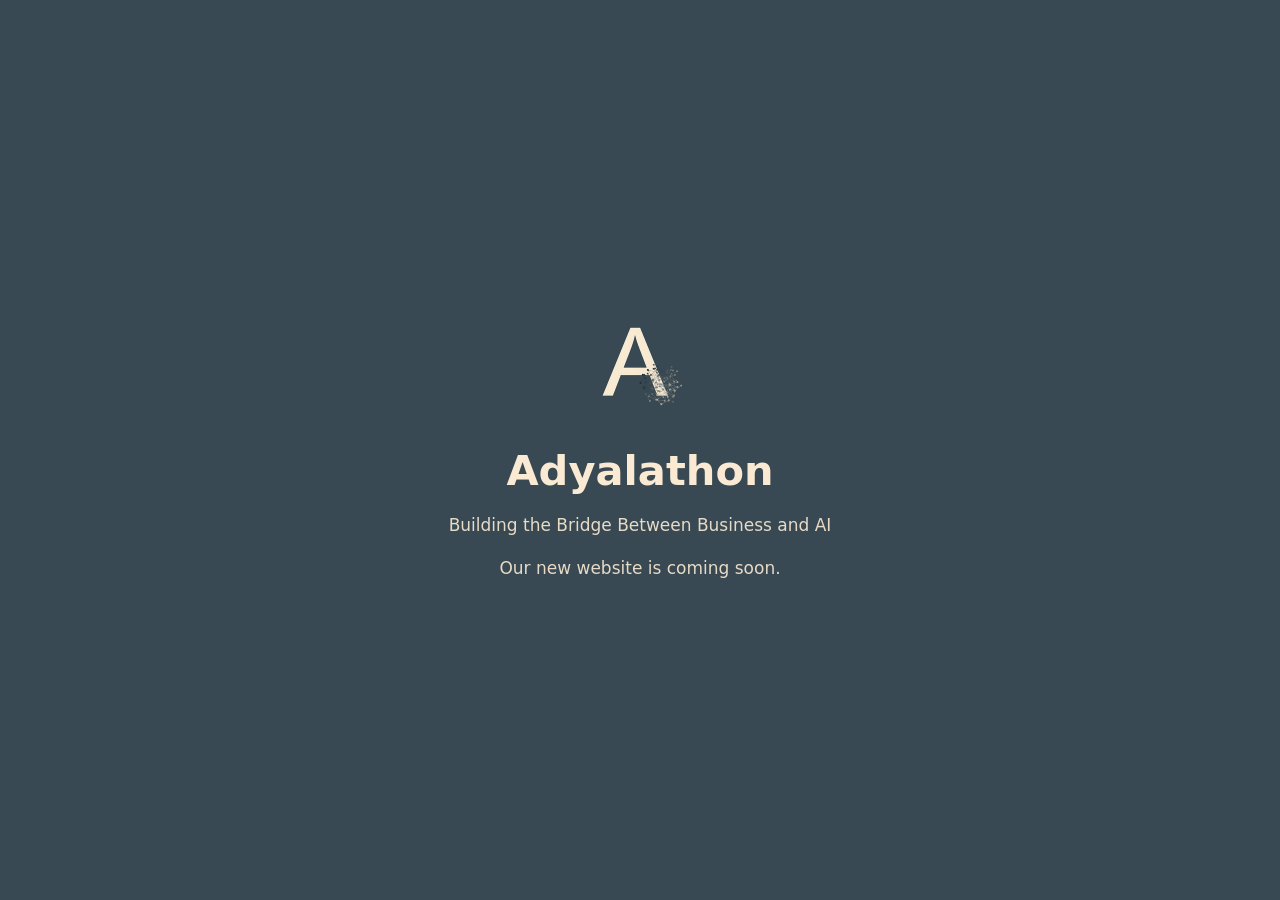
<file: index.html>
<!doctype html>
<html lang="en">
<head>
  <meta charset="utf-8">
  <meta name="viewport" content="width=device-width, initial-scale=1">
  <title>Adyalathon | Coming soon</title>
  <meta name="description" content="Adyalathon: Building the Bridge Between Business and AI. Our new site is coming soon.">
  <link rel="icon" href="assets/img/favicon.ico" sizes="any">
  <link rel="stylesheet" href="assets/css/style.css">
  <script src="assets/js/site.js"></script>
</head>
<body>
  <main id="main" class="page-head" style="min-height:100vh;display:grid;place-items:center;text-align:center">
    <div class="wrap">
      <img src="assets/img/logo-192.png" alt="Adyalathon" width="96" height="96" style="margin:0 auto 1.5rem;border-radius:16px">
      <h1>Adyalathon</h1>
      <p style="margin:0 auto 1rem">Building the Bridge Between Business and AI</p>
      <p style="margin:0 auto">Our new website is coming soon.</p>
    </div>
  </main>
</body>
</html>
</file>
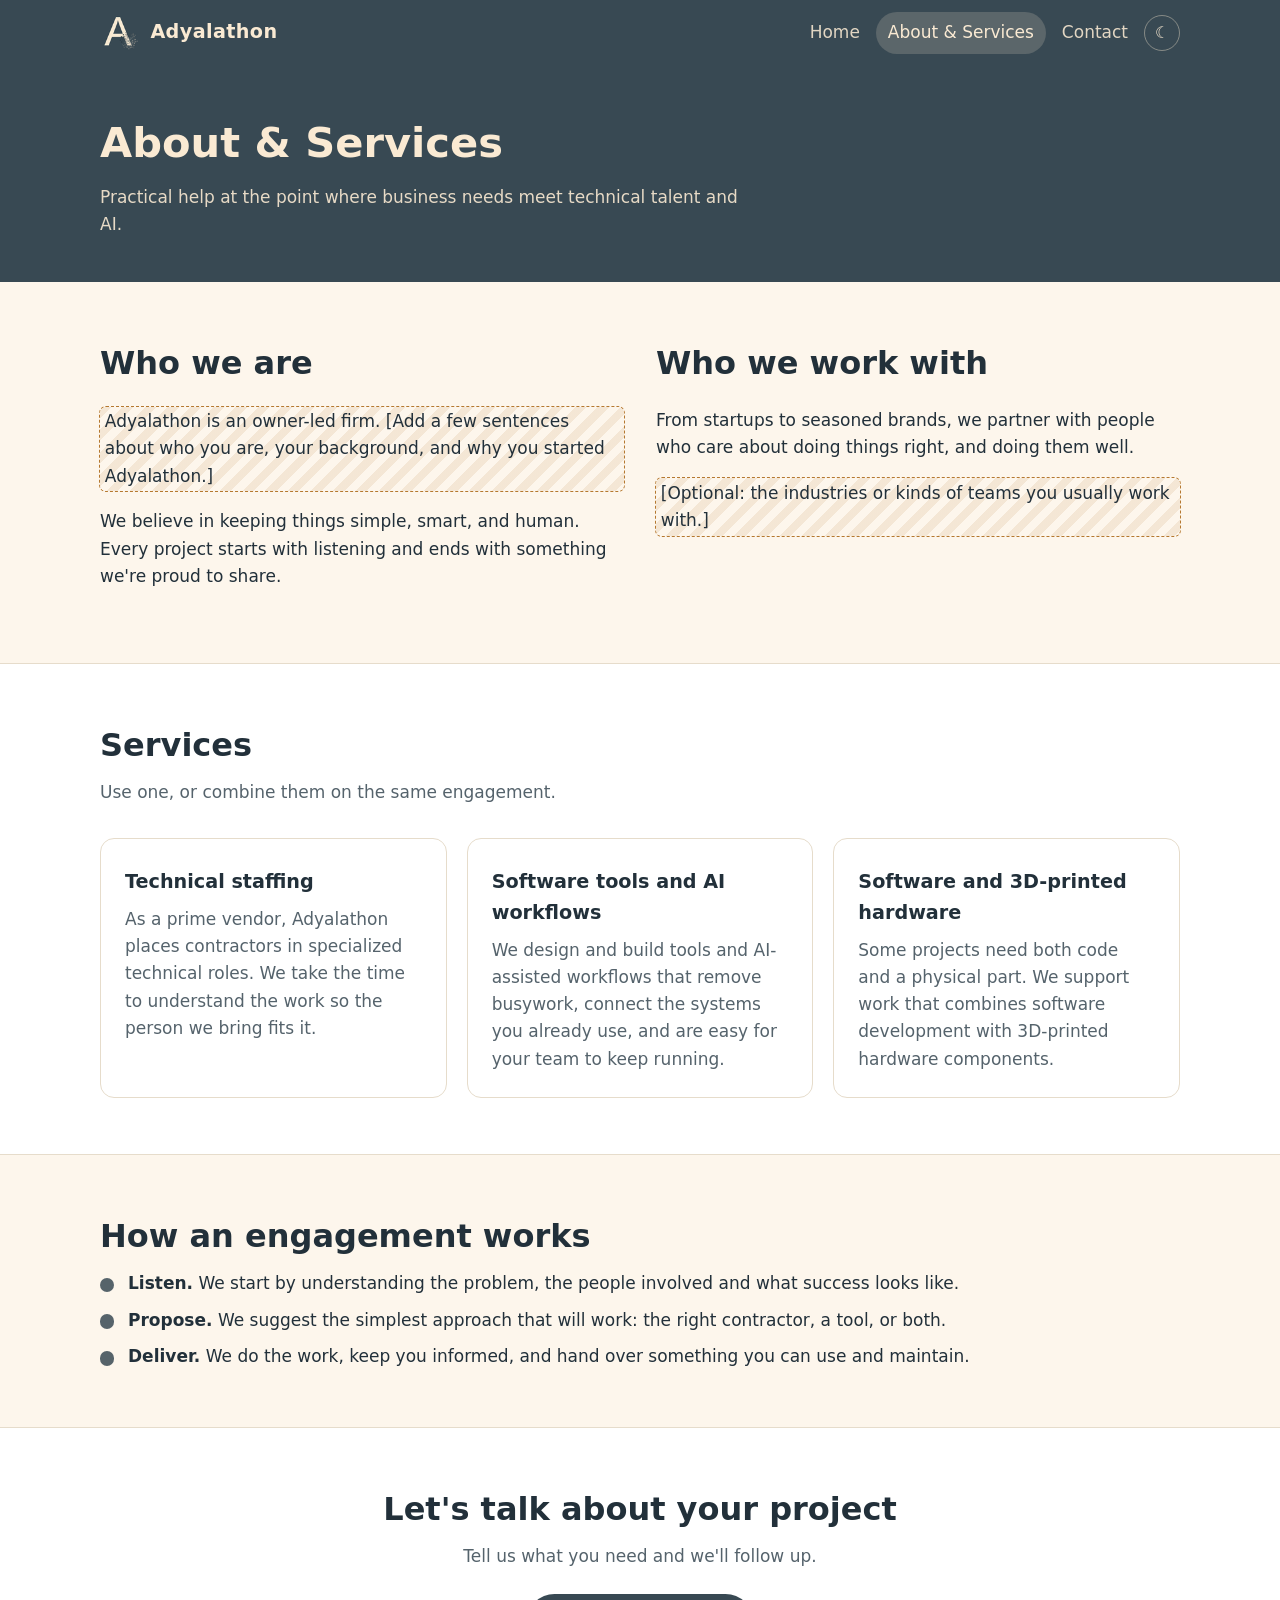
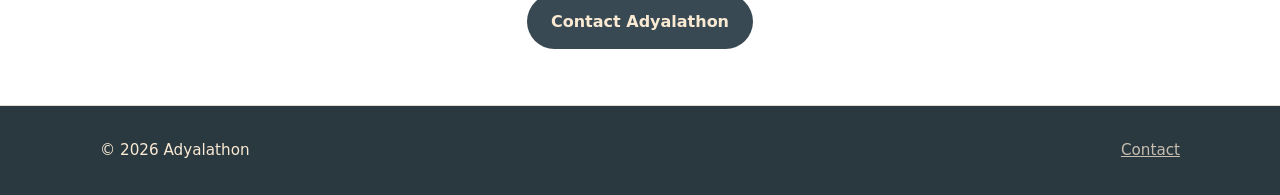
<file: about.html>
<!doctype html>
<html lang="en">
<head>
  <meta charset="utf-8">
  <meta name="viewport" content="width=device-width, initial-scale=1">
  <title>About &amp; Services | Adyalathon</title>
  <meta name="description" content="Who Adyalathon is and how we help: technical staffing, software tools and AI workflows, and projects that combine software with 3D-printed hardware.">
  <link rel="icon" href="assets/img/favicon.ico" sizes="any">
  <link rel="apple-touch-icon" href="assets/img/apple-touch-icon.png">
  <link rel="stylesheet" href="assets/css/style.css">
  <script src="assets/js/site.js"></script>
</head>
<body>
  <a class="skip-link" href="#main">Skip to content</a>

  <header class="site-header">
    <div class="wrap">
      <a class="brand" href="./"><img src="assets/img/logo-64.png" alt="" width="40" height="40">Adyalathon</a>
      <nav class="nav" aria-label="Main">
        <a href="./">Home</a>
        <a href="about.html" aria-current="page">About &amp; Services</a>
        <a href="contact.html">Contact</a>
        <button class="theme-toggle" type="button" aria-label="Switch theme">&#9790;</button>
      </nav>
    </div>
  </header>

  <main id="main">
    <div class="page-head">
      <div class="wrap">
        <h1>About &amp; Services</h1>
        <p>Practical help at the point where business needs meet technical talent and AI.</p>
      </div>
    </div>

    <section>
      <div class="wrap split">
        <div>
          <h2 class="section-title">Who we are</h2>
          <!-- TODO(John): replace this paragraph with your own "Who we are" text. -->
          <p class="placeholder">Adyalathon is an owner-led firm. [Add a few sentences about who you are, your background, and why you started Adyalathon.]</p>
          <p>We believe in keeping things simple, smart, and human. Every project starts with listening and ends with something we're proud to share.</p>
        </div>
        <div>
          <h2 class="section-title">Who we work with</h2>
          <p>From startups to seasoned brands, we partner with people who care about doing things right, and doing them well.</p>
          <!-- TODO(John): industries or kinds of clients, if you want to name them. -->
          <p class="placeholder">[Optional: the industries or kinds of teams you usually work with.]</p>
        </div>
      </div>
    </section>

    <section class="band">
      <div class="wrap">
        <h2 class="section-title">Services</h2>
        <p class="lede">Use one, or combine them on the same engagement.</p>
        <div class="cards">
          <article class="card">
            <h3>Technical staffing</h3>
            <p>As a prime vendor, Adyalathon places contractors in specialized technical roles. We take the time to understand the work so the person we bring fits it.</p>
          </article>
          <article class="card">
            <h3>Software tools and AI workflows</h3>
            <p>We design and build tools and AI-assisted workflows that remove busywork, connect the systems you already use, and are easy for your team to keep running.</p>
          </article>
          <article class="card">
            <h3>Software and 3D-printed hardware</h3>
            <p>Some projects need both code and a physical part. We support work that combines software development with 3D-printed hardware components.</p>
          </article>
        </div>
      </div>
    </section>

    <section>
      <div class="wrap">
        <h2 class="section-title">How an engagement works</h2>
        <ul class="list-check">
          <li><strong>Listen.</strong> We start by understanding the problem, the people involved and what success looks like.</li>
          <li><strong>Propose.</strong> We suggest the simplest approach that will work: the right contractor, a tool, or both.</li>
          <li><strong>Deliver.</strong> We do the work, keep you informed, and hand over something you can use and maintain.</li>
        </ul>
      </div>
    </section>

    <section class="band cta">
      <div class="wrap">
        <h2 class="section-title">Let's talk about your project</h2>
        <p>Tell us what you need and we'll follow up.</p>
        <a class="btn btn-primary" href="contact.html">Contact Adyalathon</a>
      </div>
    </section>
  </main>

  <footer class="site-footer">
    <div class="wrap">
      <span>&copy; <span id="year">2026</span> Adyalathon</span>
      <span class="muted"><a href="contact.html">Contact</a></span>
    </div>
  </footer>
</body>
</html>
</file>
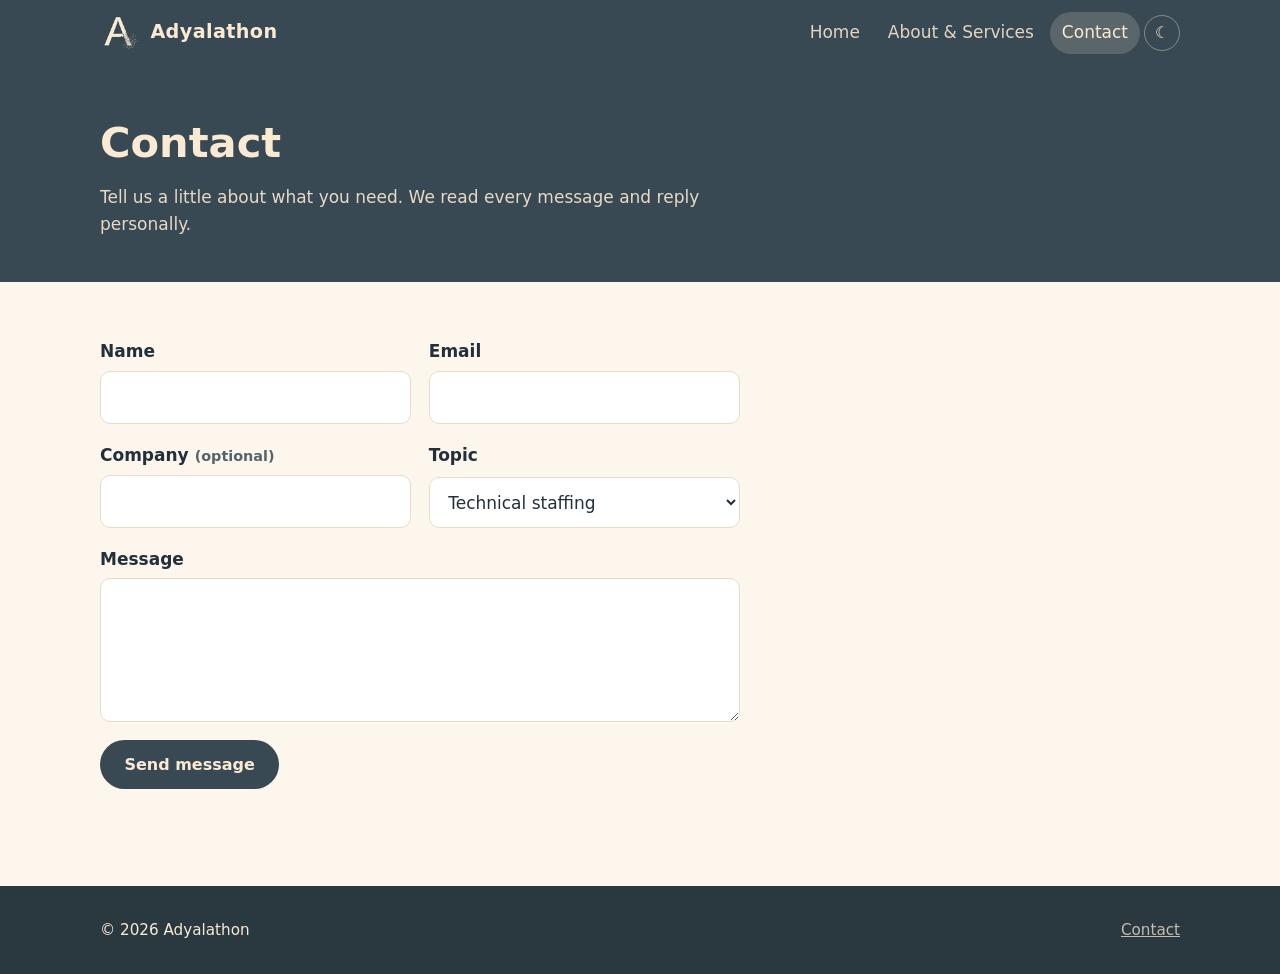
<file: contact.html>
<!doctype html>
<html lang="en">
<head>
  <meta charset="utf-8">
  <meta name="viewport" content="width=device-width, initial-scale=1">
  <title>Contact | Adyalathon</title>
  <meta name="description" content="Get in touch with Adyalathon about technical staffing, software tools or AI workflows.">
  <link rel="icon" href="assets/img/favicon.ico" sizes="any">
  <link rel="apple-touch-icon" href="assets/img/apple-touch-icon.png">
  <link rel="stylesheet" href="assets/css/style.css">
  <script src="assets/js/site.js"></script>
  <script src="assets/js/config.js"></script>
  <script src="assets/js/contact.js" defer></script>
</head>
<body>
  <a class="skip-link" href="#main">Skip to content</a>

  <header class="site-header">
    <div class="wrap">
      <a class="brand" href="./"><img src="assets/img/logo-64.png" alt="" width="40" height="40">Adyalathon</a>
      <nav class="nav" aria-label="Main">
        <a href="./">Home</a>
        <a href="about.html">About &amp; Services</a>
        <a href="contact.html" aria-current="page">Contact</a>
        <button class="theme-toggle" type="button" aria-label="Switch theme">&#9790;</button>
      </nav>
    </div>
  </header>

  <main id="main">
    <div class="page-head">
      <div class="wrap">
        <h1>Contact</h1>
        <p>Tell us a little about what you need. We read every message and reply personally.</p>
      </div>
    </div>

    <section>
      <div class="wrap">
        <form class="form" id="contact-form" novalidate>
          <div class="row-2">
            <div class="field">
              <label for="name">Name</label>
              <input id="name" name="name" type="text" autocomplete="name" required maxlength="100">
            </div>
            <div class="field">
              <label for="email">Email</label>
              <input id="email" name="email" type="email" autocomplete="email" required maxlength="200">
            </div>
          </div>
          <div class="row-2">
            <div class="field">
              <label for="company">Company <span class="hint">(optional)</span></label>
              <input id="company" name="company" type="text" autocomplete="organization" maxlength="150">
            </div>
            <div class="field">
              <label for="topic">Topic</label>
              <select id="topic" name="topic">
                <option>Technical staffing</option>
                <option>Software tools or AI workflows</option>
                <option>Software and 3D-printed hardware</option>
                <option>Something else</option>
              </select>
            </div>
          </div>
          <div class="field">
            <label for="message">Message</label>
            <textarea id="message" name="message" required maxlength="5000"></textarea>
          </div>

          <!-- Spam trap: people never see or fill this field. -->
          <div class="hp" aria-hidden="true">
            <label for="website">Leave this field empty</label>
            <input id="website" name="website" type="text" tabindex="-1" autocomplete="off">
          </div>

          <div>
            <button class="btn btn-primary" type="submit">Send message</button>
          </div>
          <p class="form-status" id="form-status" role="status" aria-live="polite"></p>
        </form>
      </div>
    </section>
  </main>

  <footer class="site-footer">
    <div class="wrap">
      <span>&copy; <span id="year">2026</span> Adyalathon</span>
      <span class="muted"><a href="contact.html">Contact</a></span>
    </div>
  </footer>
</body>
</html>
</file>
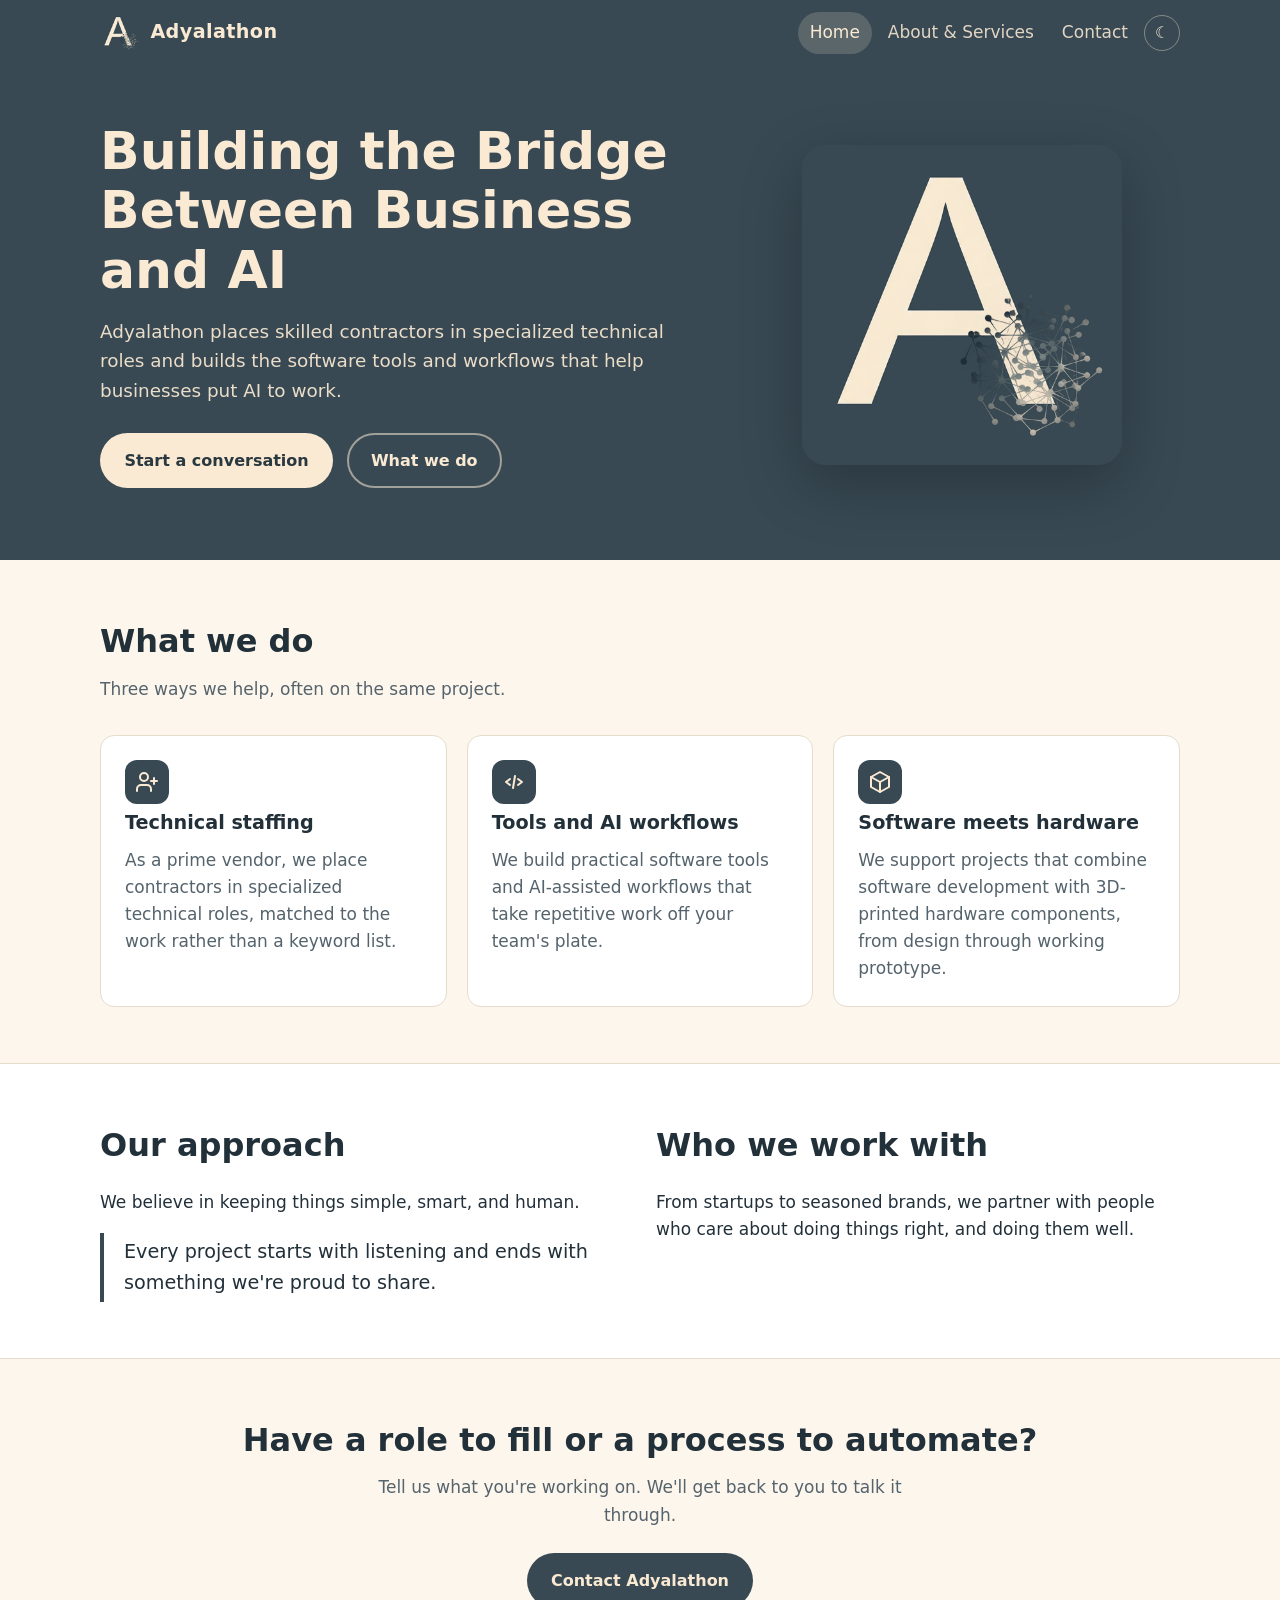
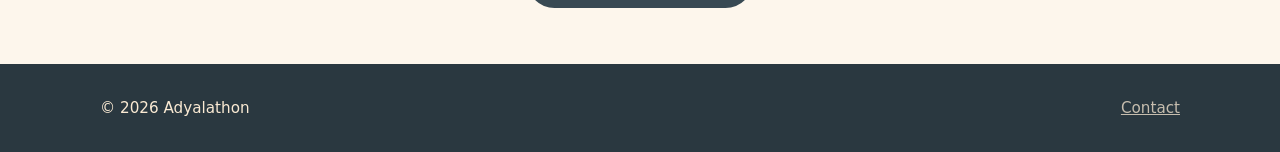
<file: home-draft.html>
<!doctype html>
<html lang="en">
<head>
  <meta charset="utf-8">
  <meta name="viewport" content="width=device-width, initial-scale=1">
  <title>Adyalathon | Building the Bridge Between Business and AI</title>
  <meta name="description" content="Adyalathon places contractors in specialized technical roles and builds the software tools and AI workflows that help businesses get real work done.">
  <meta property="og:title" content="Adyalathon">
  <meta property="og:description" content="Building the Bridge Between Business and AI.">
  <meta property="og:image" content="assets/img/logo-500.png">
  <link rel="icon" href="assets/img/favicon.ico" sizes="any">
  <link rel="apple-touch-icon" href="assets/img/apple-touch-icon.png">
  <link rel="stylesheet" href="assets/css/style.css">
  <script src="assets/js/site.js"></script>
</head>
<body>
  <a class="skip-link" href="#main">Skip to content</a>

  <header class="site-header">
    <div class="wrap">
      <a class="brand" href="./"><img src="assets/img/logo-64.png" alt="" width="40" height="40">Adyalathon</a>
      <nav class="nav" aria-label="Main">
        <a href="./" aria-current="page">Home</a>
        <a href="about.html">About &amp; Services</a>
        <a href="contact.html">Contact</a>
        <button class="theme-toggle" type="button" aria-label="Switch theme">&#9790;</button>
      </nav>
    </div>
  </header>

  <main id="main">
    <section class="hero">
      <div class="wrap">
        <div>
          <h1>Building the Bridge Between Business and AI</h1>
          <p>Adyalathon places skilled contractors in specialized technical roles and builds the software tools and workflows that help businesses put AI to work.</p>
          <a class="btn btn-light" href="contact.html">Start a conversation</a>
          <a class="btn btn-ghost" href="about.html">What we do</a>
        </div>
        <div class="hero-mark">
          <img src="assets/img/logo-500.png" alt="Adyalathon logo: a large letter A with a network of connected nodes" width="320" height="320">
        </div>
      </div>
    </section>

    <section>
      <div class="wrap">
        <h2 class="section-title">What we do</h2>
        <p class="lede">Three ways we help, often on the same project.</p>
        <div class="cards">
          <article class="card">
            <div class="icon" aria-hidden="true">
              <svg viewBox="0 0 24 24" fill="none" stroke="currentColor" stroke-width="2" stroke-linecap="round" stroke-linejoin="round"><circle cx="9" cy="7" r="4"/><path d="M2 21v-2a4 4 0 0 1 4-4h6a4 4 0 0 1 4 4v2"/><path d="M19 8v6M22 11h-6"/></svg>
            </div>
            <h3>Technical staffing</h3>
            <p>As a prime vendor, we place contractors in specialized technical roles, matched to the work rather than a keyword list.</p>
          </article>
          <article class="card">
            <div class="icon" aria-hidden="true">
              <svg viewBox="0 0 24 24" fill="none" stroke="currentColor" stroke-width="2" stroke-linecap="round" stroke-linejoin="round"><path d="m8 9-4 3 4 3"/><path d="m16 9 4 3-4 3"/><path d="m13 6-2 12"/></svg>
            </div>
            <h3>Tools and AI workflows</h3>
            <p>We build practical software tools and AI-assisted workflows that take repetitive work off your team's plate.</p>
          </article>
          <article class="card">
            <div class="icon" aria-hidden="true">
              <svg viewBox="0 0 24 24" fill="none" stroke="currentColor" stroke-width="2" stroke-linecap="round" stroke-linejoin="round"><path d="M12 2 3 7v10l9 5 9-5V7z"/><path d="m3 7 9 5 9-5"/><path d="M12 12v10"/></svg>
            </div>
            <h3>Software meets hardware</h3>
            <p>We support projects that combine software development with 3D-printed hardware components, from design through working prototype.</p>
          </article>
        </div>
      </div>
    </section>

    <section class="band">
      <div class="wrap split">
        <div>
          <h2 class="section-title">Our approach</h2>
          <p>We believe in keeping things simple, smart, and human.</p>
          <blockquote class="quote">Every project starts with listening and ends with something we're proud to share.</blockquote>
        </div>
        <div>
          <h2 class="section-title">Who we work with</h2>
          <p>From startups to seasoned brands, we partner with people who care about doing things right, and doing them well.</p>
        </div>
      </div>
    </section>

    <section class="cta">
      <div class="wrap">
        <h2 class="section-title">Have a role to fill or a process to automate?</h2>
        <p>Tell us what you're working on. We'll get back to you to talk it through.</p>
        <a class="btn btn-primary" href="contact.html">Contact Adyalathon</a>
      </div>
    </section>
  </main>

  <footer class="site-footer">
    <div class="wrap">
      <span>&copy; <span id="year">2026</span> Adyalathon</span>
      <span class="muted"><a href="contact.html">Contact</a></span>
    </div>
  </footer>
</body>
</html>
</file>
<file: assets/css/style.css>
/* Adyalathon — site styles
   Colors come from the Adyalathon logo: slate (#384953) and cream (#FAEAD3). */

:root {
  --slate: #384953;
  --slate-deep: #2a3840;
  --cream: #faead3;
  --cream-soft: #fdf6ec;
  --node: #8a959b;

  --bg: var(--cream-soft);
  --surface: #ffffff;
  --text: #22303a;
  --text-muted: #55636c;
  --border: #e6dccb;
  --accent: var(--slate);
  --accent-text: var(--cream);
  --focus: #b5782f;
  --ok: #2f6b4a;
  --err: #9c3a2e;

  --radius: 14px;
  --max: 1080px;
  --font: system-ui, -apple-system, "Segoe UI", Roboto, "Helvetica Neue", Arial, sans-serif;
  color-scheme: light;
}

@media (prefers-color-scheme: dark) {
  :root:not([data-theme="light"]) {
    --bg: #1f2a31;
    --surface: #27353d;
    --text: #f3e7d6;
    --text-muted: #c0b6a8;
    --border: #3a4b55;
    --accent: var(--cream);
    --accent-text: var(--slate-deep);
    --focus: #e2b56f;
    --ok: #8fd0a9;
    --err: #f0a196;
    color-scheme: dark;
  }
}
:root[data-theme="dark"] {
  --bg: #1f2a31;
  --surface: #27353d;
  --text: #f3e7d6;
  --text-muted: #c0b6a8;
  --border: #3a4b55;
  --accent: var(--cream);
  --accent-text: var(--slate-deep);
  --focus: #e2b56f;
  --ok: #8fd0a9;
  --err: #f0a196;
  color-scheme: dark;
}

*, *::before, *::after { box-sizing: border-box; }
html { -webkit-text-size-adjust: 100%; }
body {
  margin: 0;
  background: var(--bg);
  color: var(--text);
  font-family: var(--font);
  font-size: 1.0625rem;
  line-height: 1.6;
}
img { max-width: 100%; display: block; }
a { color: inherit; }
a:focus-visible, button:focus-visible, input:focus-visible, textarea:focus-visible, select:focus-visible {
  outline: 3px solid var(--focus);
  outline-offset: 2px;
}

.skip-link {
  position: absolute; left: -999px; top: 0;
  background: var(--surface); padding: .5rem 1rem; z-index: 10;
}
.skip-link:focus { left: 1rem; top: 1rem; }

.wrap { width: min(100% - 32px, var(--max)); margin-inline: auto; }

/* Header */
.site-header {
  background: var(--slate);
  color: var(--cream);
}
.site-header .wrap {
  display: flex; align-items: center; justify-content: space-between;
  gap: 1rem; padding-block: .75rem; flex-wrap: wrap;
}
.brand {
  display: flex; align-items: center; gap: .65rem;
  text-decoration: none; font-weight: 650; font-size: 1.2rem; letter-spacing: .02em;
}
.brand img { width: 40px; height: 40px; border-radius: 8px; }
.nav { display: flex; align-items: center; gap: .25rem; flex-wrap: wrap; }
.nav a {
  text-decoration: none; padding: .45rem .75rem; border-radius: 999px;
  color: var(--cream); opacity: .88;
}
.nav a:hover { opacity: 1; background: rgba(250, 234, 211, .12); }
.nav a[aria-current="page"] { opacity: 1; background: rgba(250, 234, 211, .18); }
.theme-toggle {
  background: transparent; border: 1px solid rgba(250, 234, 211, .4); color: var(--cream);
  border-radius: 999px; width: 2.25rem; height: 2.25rem; cursor: pointer; font-size: 1rem;
}

/* Hero */
.hero {
  background: var(--slate);
  color: var(--cream);
  padding-block: 3.5rem 4.5rem;
  position: relative;
  overflow: hidden;
}
.hero .wrap { display: grid; gap: 2rem; align-items: center; }
@media (min-width: 820px) {
  .hero .wrap { grid-template-columns: 1.4fr 1fr; }
}
.hero h1 {
  font-size: clamp(2rem, 5vw, 3.25rem);
  line-height: 1.15; margin: 0 0 1rem; font-weight: 700;
}
.hero p { font-size: 1.15rem; max-width: 36rem; margin: 0 0 1.75rem; opacity: .92; }
.hero-mark { justify-self: center; width: min(320px, 70vw); }
.hero-mark img { border-radius: 24px; box-shadow: 0 20px 60px rgba(0,0,0,.25); }

.btn {
  display: inline-block; text-decoration: none; font-weight: 600;
  padding: .8rem 1.4rem; border-radius: 999px; border: 2px solid transparent;
  cursor: pointer; font-size: 1rem; font-family: inherit;
}
.btn-light { background: var(--cream); color: var(--slate-deep); }
.btn-light:hover { background: #fff; }
.btn-ghost { border-color: rgba(250, 234, 211, .55); color: var(--cream); margin-left: .5rem; }
.btn-primary { background: var(--accent); color: var(--accent-text); }
.btn-primary:hover { filter: brightness(1.08); }
.btn[disabled] { opacity: .6; cursor: progress; }

/* Sections */
main section { padding-block: 3.5rem; }
.section-title { font-size: clamp(1.5rem, 3vw, 2rem); margin: 0 0 .5rem; }
.lede { color: var(--text-muted); max-width: 42rem; margin: 0 0 2rem; }

.cards { display: grid; gap: 1.25rem; }
@media (min-width: 720px) { .cards { grid-template-columns: repeat(3, 1fr); } }
.card {
  background: var(--surface); border: 1px solid var(--border);
  border-radius: var(--radius); padding: 1.5rem;
}
.card h3 { margin: .25rem 0 .5rem; font-size: 1.2rem; }
.card p { margin: 0; color: var(--text-muted); }
.card .icon {
  width: 44px; height: 44px; border-radius: 12px;
  display: grid; place-items: center;
  background: var(--slate); color: var(--cream);
}
.card .icon svg { width: 24px; height: 24px; }

.split { display: grid; gap: 2rem; }
@media (min-width: 820px) { .split { grid-template-columns: 1fr 1fr; } }
.quote {
  border-left: 4px solid var(--accent); padding: .25rem 0 .25rem 1.25rem;
  font-size: 1.2rem; margin: 0;
}

.band { background: var(--surface); border-block: 1px solid var(--border); }

.cta {
  text-align: center;
}
.cta p { color: var(--text-muted); margin: 0 auto 1.5rem; max-width: 34rem; }

.list-check { list-style: none; padding: 0; margin: 0; display: grid; gap: .6rem; }
.list-check li { padding-left: 1.75rem; position: relative; }
.list-check li::before {
  content: ""; position: absolute; left: 0; top: .45em; width: .9rem; height: .9rem;
  border-radius: 50%; background: var(--accent); opacity: .85;
}

/* Placeholder content John still needs to supply. Remove the class once real copy is in. */
.placeholder {
  background: repeating-linear-gradient(135deg, rgba(181,120,47,.12) 0 8px, transparent 8px 16px);
  outline: 1px dashed var(--focus); border-radius: 6px; padding: .1rem .3rem;
}

/* Page header for inner pages */
.page-head { background: var(--slate); color: var(--cream); padding-block: 2.75rem; }
.page-head h1 { margin: 0 0 .5rem; font-size: clamp(1.8rem, 4vw, 2.6rem); }
.page-head p { margin: 0; opacity: .9; max-width: 40rem; }

/* Contact form */
.form { display: grid; gap: 1.1rem; max-width: 40rem; }
.field { display: grid; gap: .35rem; }
.field label { font-weight: 600; }
.field .hint { font-size: .9rem; color: var(--text-muted); }
.field input, .field textarea, .field select {
  font: inherit; color: var(--text);
  background: var(--surface); border: 1px solid var(--border);
  border-radius: 10px; padding: .75rem .9rem; width: 100%;
}
.field textarea { min-height: 9rem; resize: vertical; }
.row-2 { display: grid; gap: 1.1rem; }
@media (min-width: 640px) { .row-2 { grid-template-columns: 1fr 1fr; } }
/* Honeypot: hidden from people, visible to naive bots */
.hp { position: absolute !important; left: -10000px !important; width: 1px; height: 1px; overflow: hidden; }
.form-status { min-height: 1.5rem; font-weight: 600; margin: 0; }
.form-status.ok { color: var(--ok); }
.form-status.err { color: var(--err); }

/* Footer */
.site-footer {
  background: var(--slate-deep); color: var(--cream); padding-block: 2rem; font-size: .95rem;
}
.site-footer .wrap { display: flex; flex-wrap: wrap; gap: 1rem; justify-content: space-between; align-items: center; }
.site-footer a { color: var(--cream); }
.site-footer .muted { opacity: .75; }
</file>
